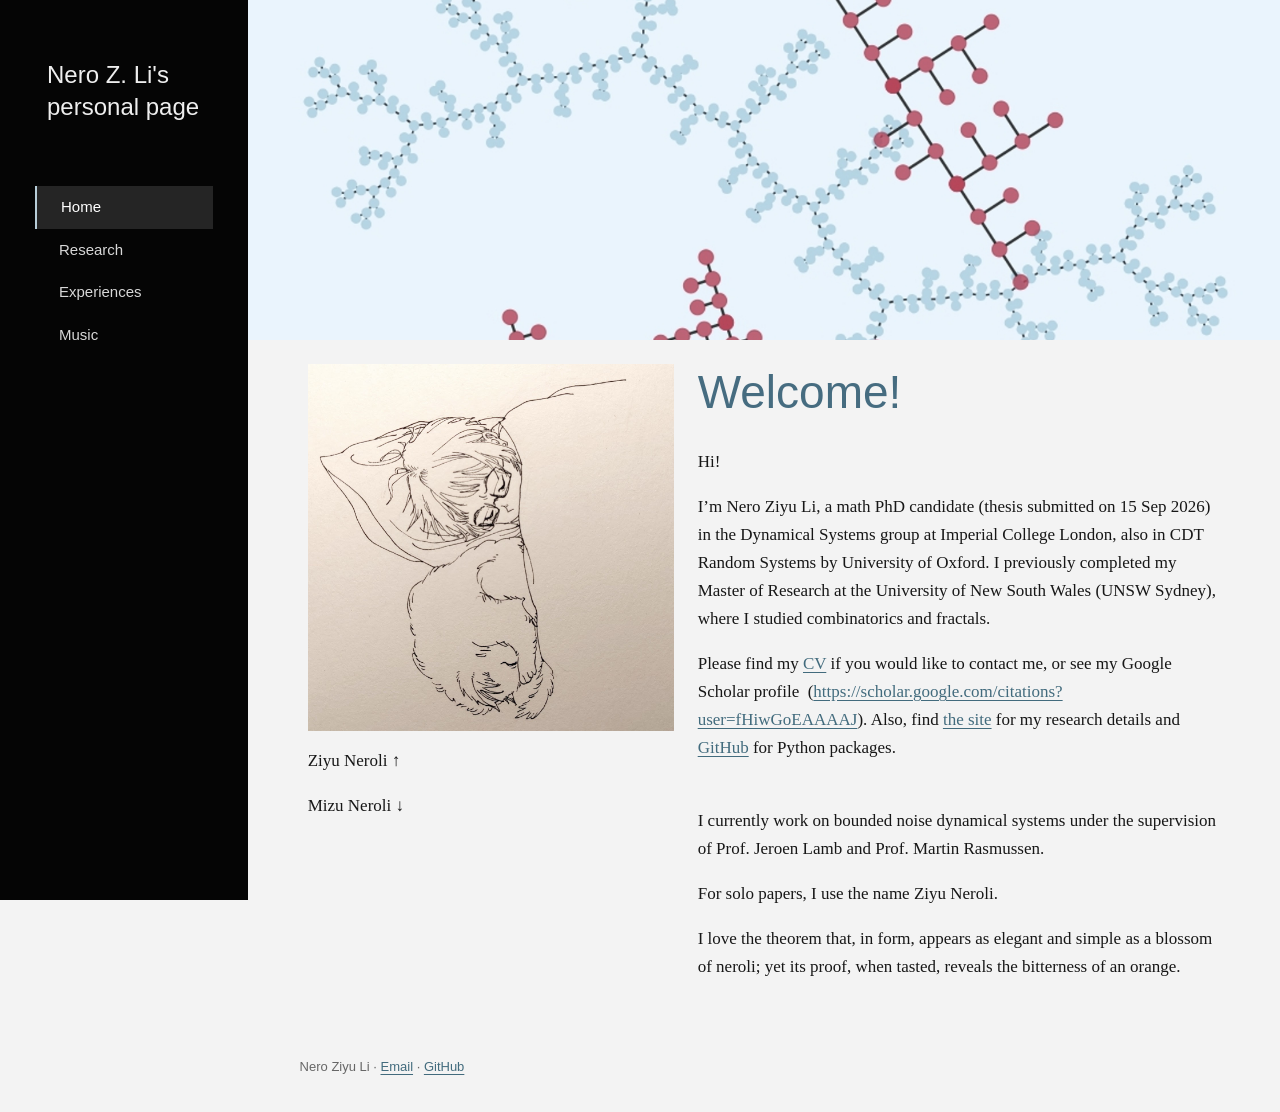
<file: index.html>
<!DOCTYPE html>

<html lang="en"><head><meta charset="utf-8"/><meta content="width=device-width,initial-scale=1" name="viewport"/><meta content="Nero Ziyu Li — mathematics, physics and machine learning. Research, publications and personal interests." name="description"/><title>Home — Nero Ziyu Li</title><link href="style.css?v=20261023-3" rel="stylesheet"/></head><body><a class="skip" href="#main">Skip to content</a><aside><a class="brand" href="index.html">Nero Z. Li's<br/>personal page</a><nav aria-label="Main navigation"><a aria-current="page" href="index.html">Home</a><a href="research.html">Research</a><a href="experiences.html">Experiences</a><a href="music.html">Music</a></nav></aside><main id="main"><div aria-label="Fractal graph artwork" class="hero" style="background-image:url(assets/0c6ff9c9512e60.jpg)"></div><section class="content columns-2" style="--columns:5fr 7fr"><div class="column"><img alt="" loading="eager" src="assets/73aac17e1d4722.jpg"/>
<p>Ziyu Neroli ↑</p><p>Mizu Neroli ↓</p></div><div class="column"><h1>Welcome!</h1>
<p>Hi!</p><p>I’m Nero Ziyu Li, a math PhD candidate (thesis submitted on 15 Sep 2026) in the Dynamical Systems group at Imperial College London, also in CDT Random Systems by University of Oxford. I previously completed my Master of Research at the University of New South Wales (UNSW Sydney), where I studied combinatorics and fractals. </p><p>Please find my <a href="documents/CV.pdf">CV</a> if you would like to contact me, or see my Google Scholar profile  (<a href="https://scholar.google.com/citations?user=fHiwGoEAAAAJ">https://scholar.google.com/citations?user=fHiwGoEAAAAJ</a>). Also, find <a href="research.html">the site</a> for my research details and <a href="https://github.com/Nero-17">GitHub</a> for Python packages. </p><br/><p>I currently work on bounded noise dynamical systems under the supervision of Prof. Jeroen Lamb and Prof. Martin Rasmussen.</p><p>For solo papers, I use the name Ziyu Neroli.</p><p>I love the theorem that, in form, appears as elegant and simple as a blossom of neroli; yet its proof, when tasted, reveals the bitterness of an orange.</p></div></section><footer>Nero Ziyu Li · <a href="mailto:ziyu.li21@imperial.ac.uk">Email</a> · <a href="https://github.com/Nero-17">GitHub</a></footer></main></body></html>
</file>
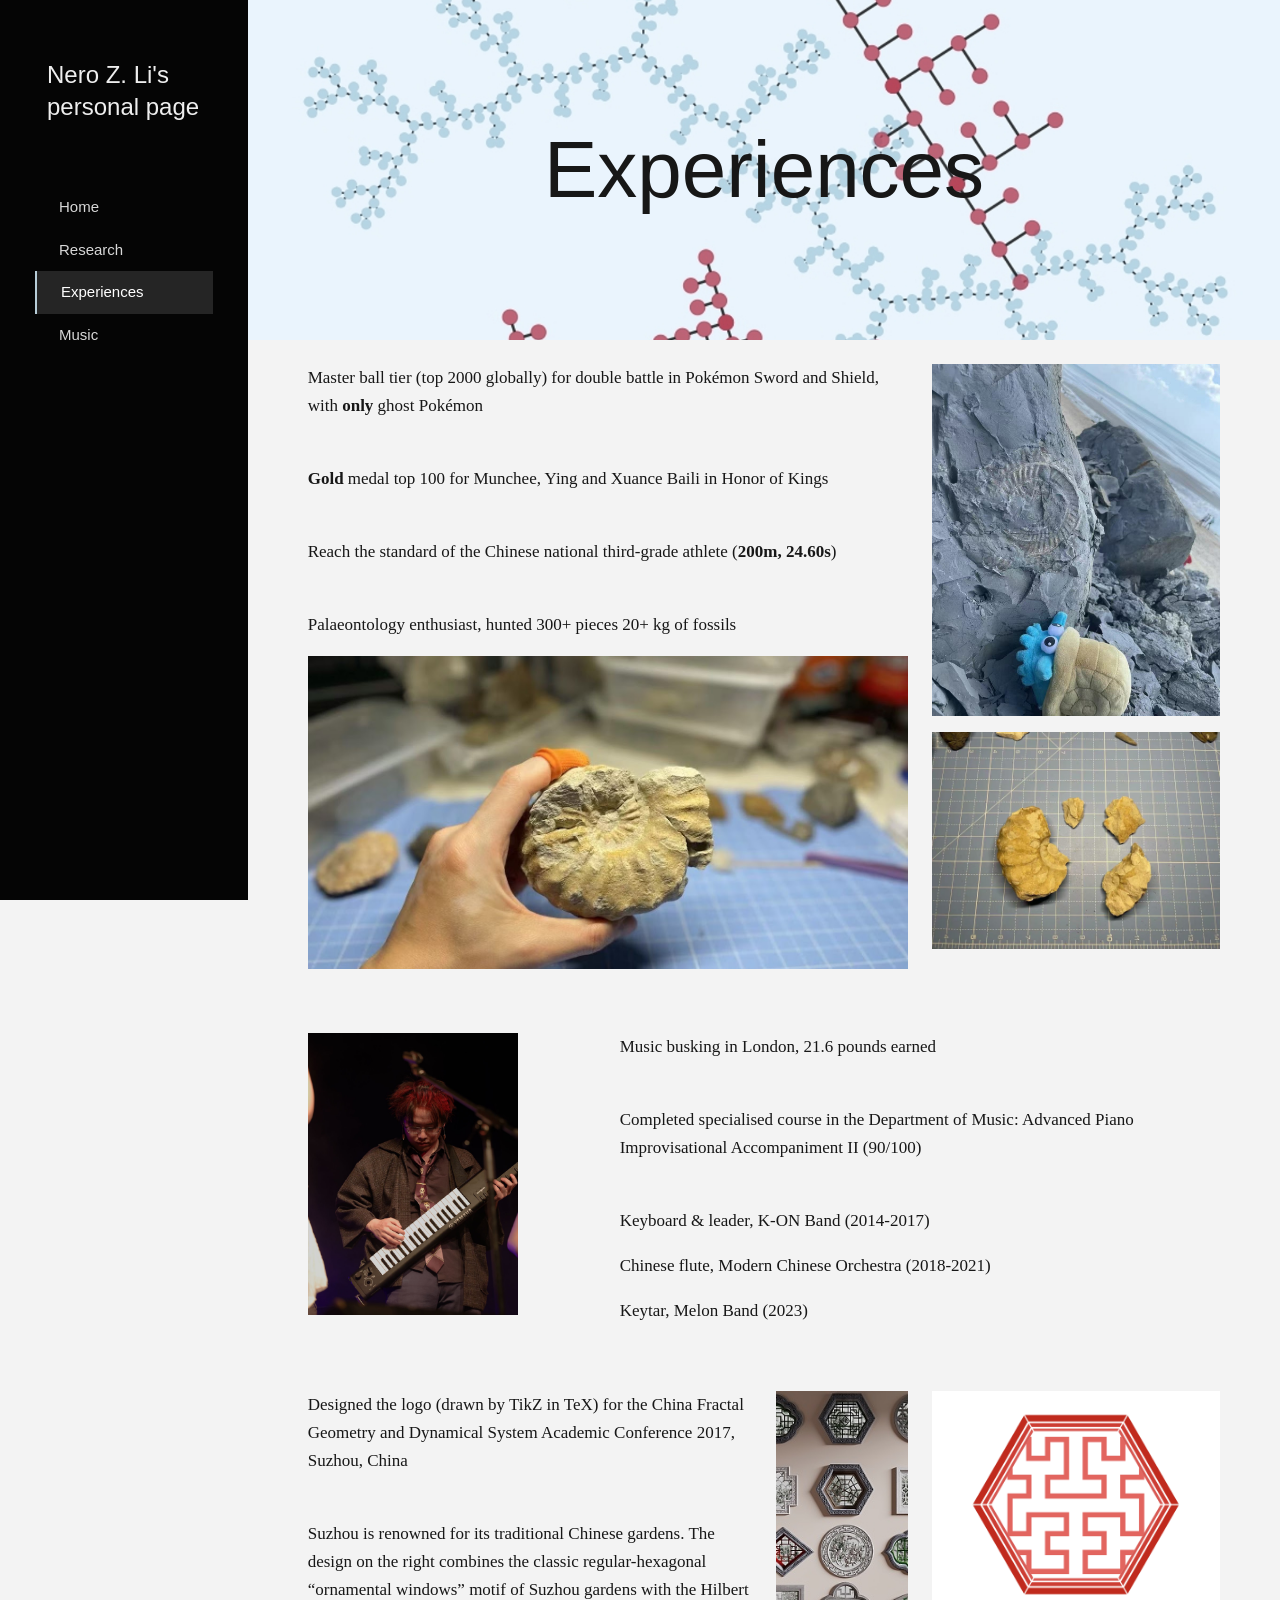
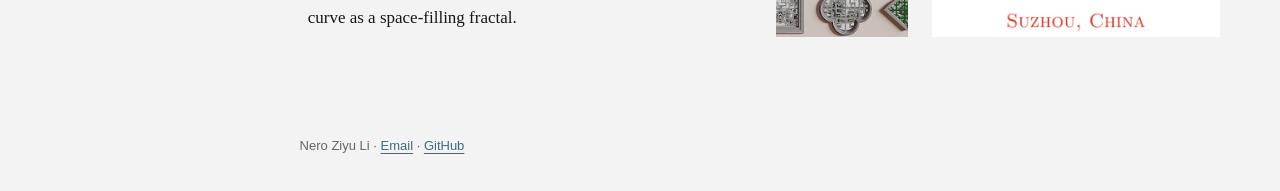
<file: experiences.html>
<!DOCTYPE html>

<html lang="en"><head><meta charset="utf-8"/><meta content="width=device-width,initial-scale=1" name="viewport"/><meta content="Nero Ziyu Li — mathematics, physics and machine learning. Research, publications and personal interests." name="description"/><title>Experiences — Nero Ziyu Li</title><link href="style.css?v=20261023-3" rel="stylesheet"/></head><body><a class="skip" href="#main">Skip to content</a><aside><a class="brand" href="index.html">Nero Z. Li's<br/>personal page</a><nav aria-label="Main navigation"><a href="index.html">Home</a><a href="research.html">Research</a><a aria-current="page" href="experiences.html">Experiences</a><a href="music.html">Music</a></nav></aside><main id="main"><div aria-label="Fractal graph artwork" class="hero" style="background-image:url(assets/0c6ff9c9512e60.jpg)"><h1>Experiences</h1></div><section class="content columns-2" style="--columns:8fr 4fr"><div class="column"><p>Master ball tier (top 2000 globally) for double battle in Pokémon Sword and Shield, with <strong>only </strong>ghost Pokémon</p><br/><p><strong>Gold </strong>medal top 100 for Munchee, Ying and Xuance Baili in Honor of Kings</p><br/><p>Reach the standard of the Chinese national third-grade athlete (<strong>200m, 24.60s</strong>)</p><br/><p>Palaeontology enthusiast, hunted 300+ pieces 20+ kg of fossils</p>
<img alt="" loading="eager" src="assets/18ab059b43b97c.jpg"/></div><div class="column"><img alt="" loading="eager" src="assets/41cfdb78b5eee2.jpg"/>
<img alt="" loading="eager" src="assets/71ba7a05bdb790.jpg"/></div></section><section class="content columns-2" style="--columns:3fr 1fr 8fr"><div class="column"><img alt="" loading="eager" src="assets/4867c6f347c968.jpg"/></div><div aria-hidden="true" class="column spacer"></div><div class="column"><p>Music busking in London, 21.6 pounds earned</p><br/><p>Completed specialised course in the Department of Music: Advanced Piano Improvisational Accompaniment II (90/100)</p><br/><p>Keyboard &amp; leader, K-ON Band (2014-2017)</p><p>Chinese flute, Modern Chinese Orchestra (2018-2021)</p><p>Keytar, Melon Band (2023)</p></div></section><section class="content columns-3" style="--columns:6fr 2fr 4fr"><div class="column"><p>Designed the logo (drawn by TikZ in TeX) for the China Fractal Geometry and Dynamical System Academic Conference 2017, Suzhou, China</p><br/><p>Suzhou is renowned for its traditional Chinese gardens. The design on the right combines the classic regular-hexagonal “ornamental windows” motif of Suzhou gardens with the Hilbert curve as a space-filling fractal.</p><br/></div><div class="column"><img alt="" loading="eager" src="assets/93b101fc1c940e.png"/></div><div class="column"><img alt="" loading="eager" src="assets/d0e236c99918fa.png"/></div></section><footer>Nero Ziyu Li · <a href="mailto:ziyu.li21@imperial.ac.uk">Email</a> · <a href="https://github.com/Nero-17">GitHub</a></footer></main></body></html>
</file>
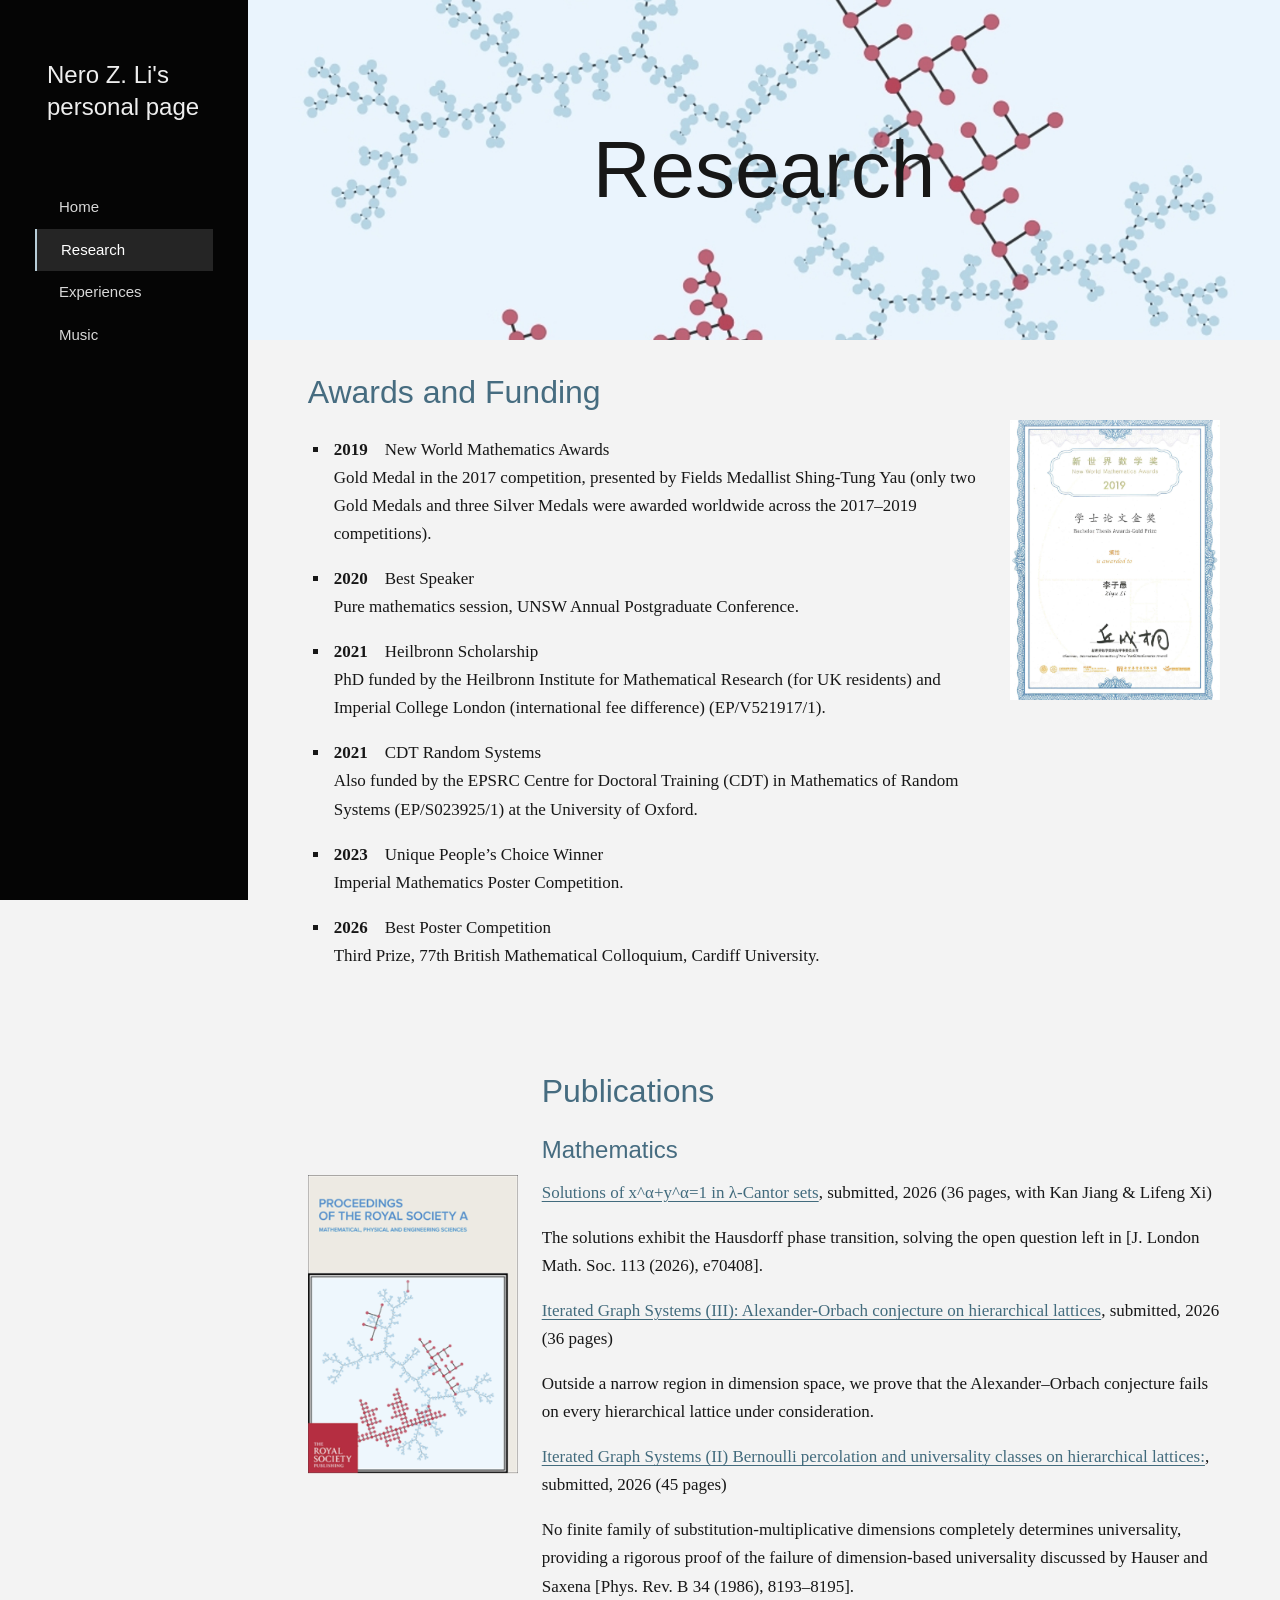
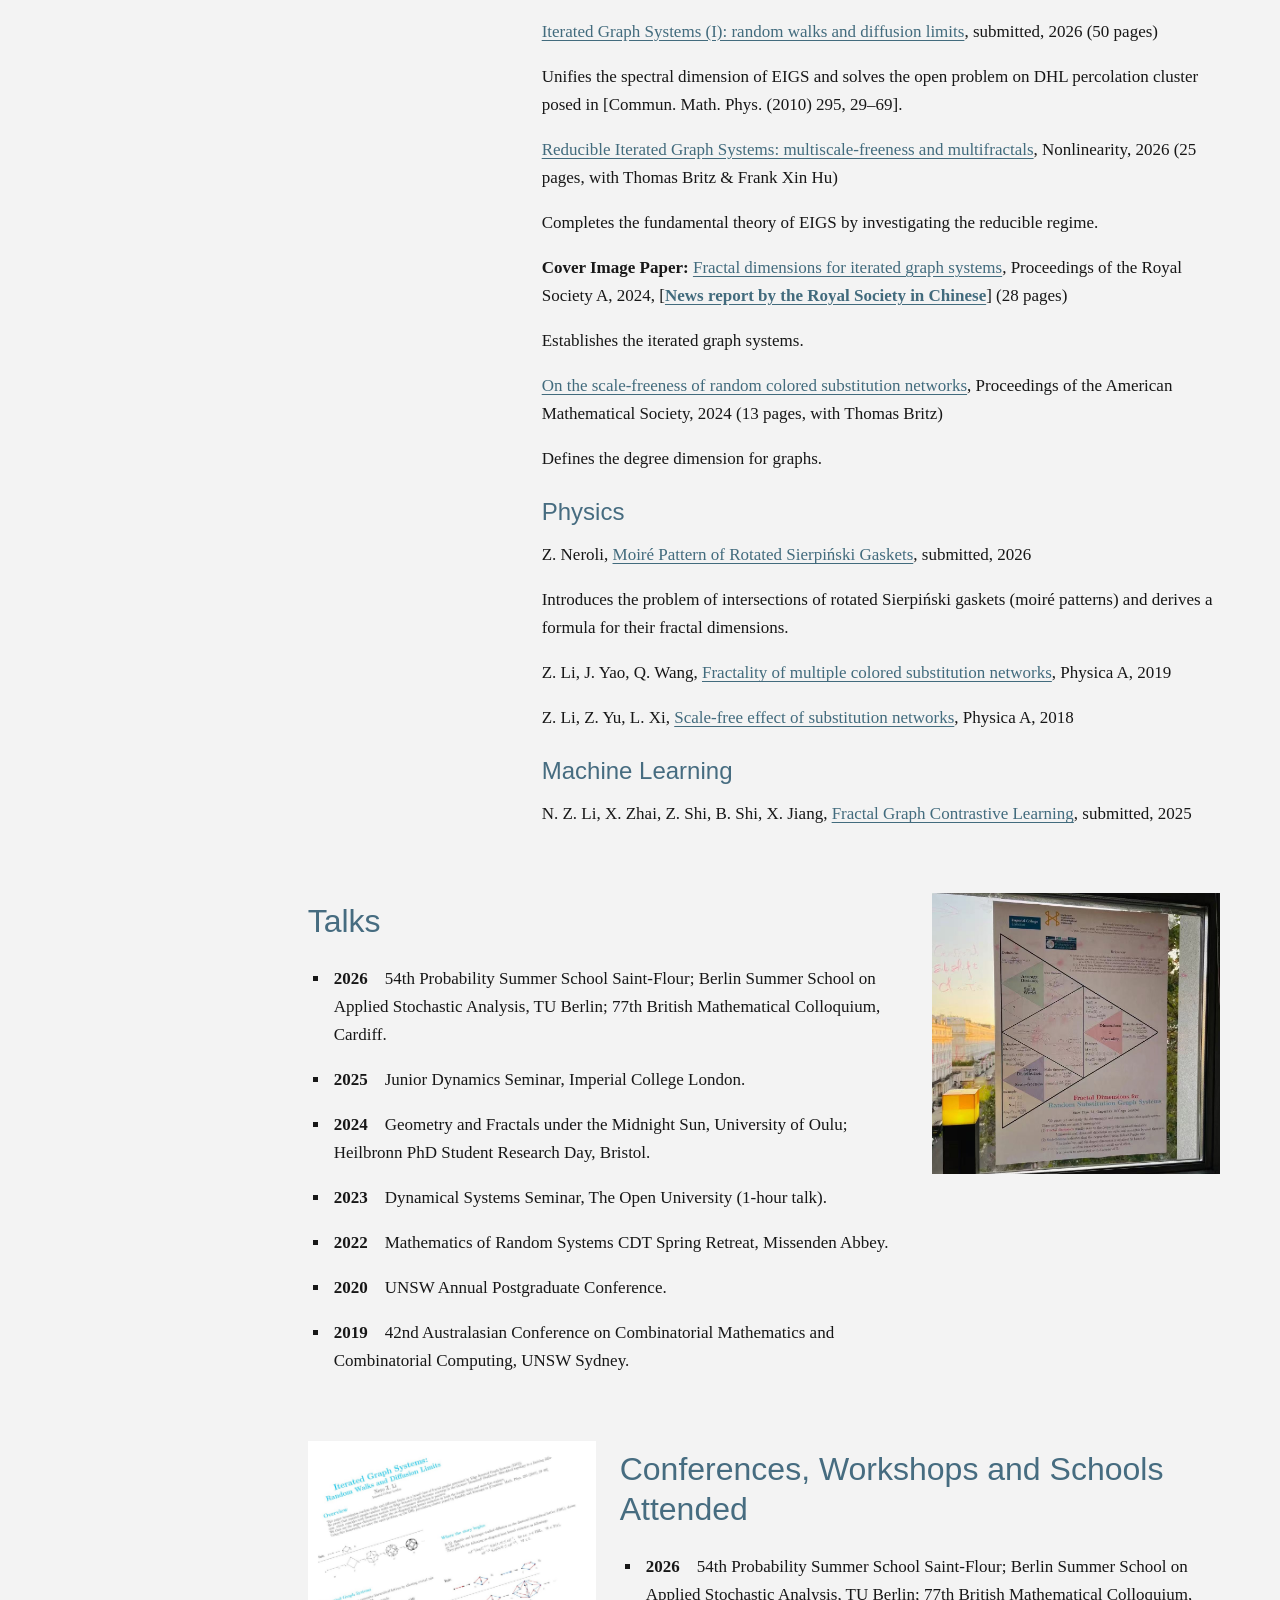
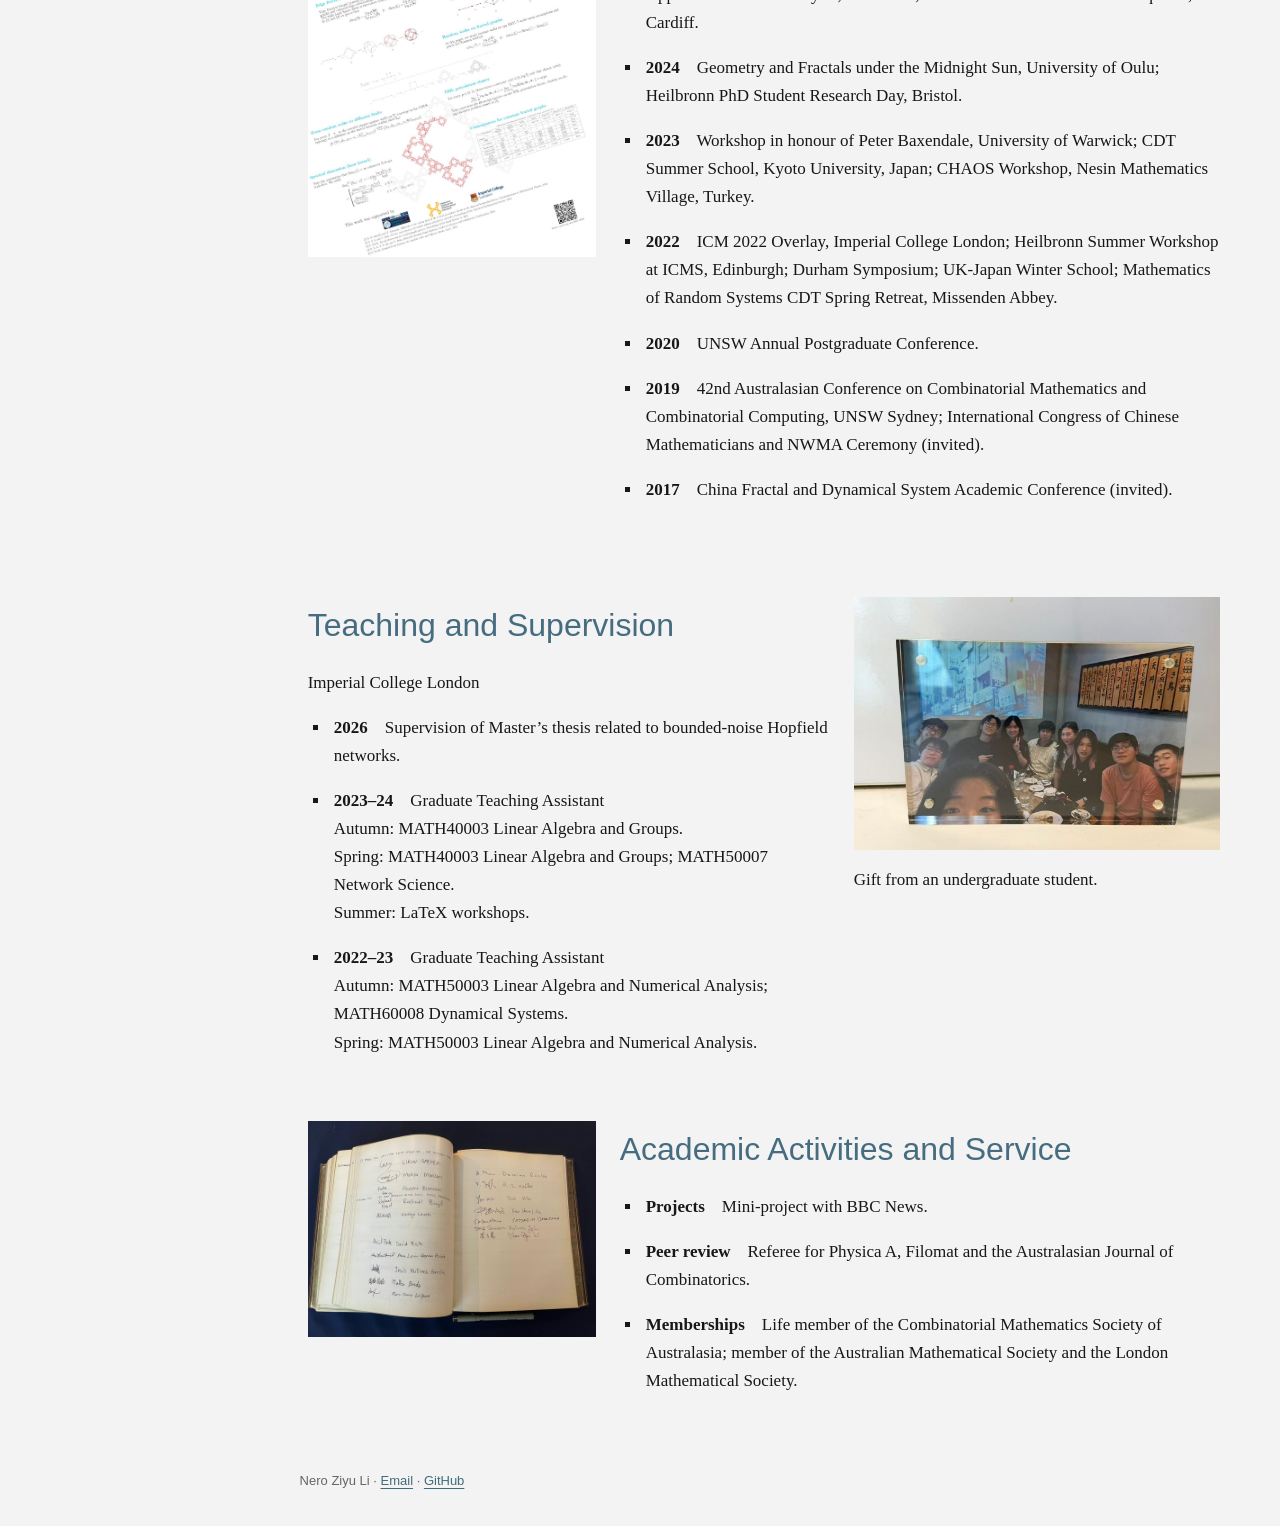
<file: research.html>
<!DOCTYPE html>

<html lang="en"><head><meta charset="utf-8"/><meta content="width=device-width,initial-scale=1" name="viewport"/><meta content="Nero Ziyu Li — mathematics, physics and machine learning. Research, publications and personal interests." name="description"/><title>Research — Nero Ziyu Li</title><link href="style.css?v=20261023-3" rel="stylesheet"/></head><body><a class="skip" href="#main">Skip to content</a><aside><a class="brand" href="index.html">Nero Z. Li's<br/>personal page</a><nav aria-label="Main navigation"><a href="index.html">Home</a><a aria-current="page" href="research.html">Research</a><a href="experiences.html">Experiences</a><a href="music.html">Music</a></nav></aside><main id="main"><div aria-label="Fractal graph artwork" class="hero" style="background-image:url(assets/0c6ff9c9512e60.jpg)"><h1>Research</h1></div><section class="content columns-2" style="--columns:9fr 3fr"><div class="column"><h2>Awards and Funding</h2><ul><li><p><strong>2019</strong>    New World Mathematics Awards<br/>Gold Medal in the 2017 competition, presented by Fields Medallist Shing-Tung Yau (only two Gold Medals and three Silver Medals were awarded worldwide across the 2017–2019 competitions).</p></li><li><p><strong>2020</strong>    Best Speaker<br/>Pure mathematics session, UNSW Annual Postgraduate Conference.</p></li><li><p><strong>2021</strong>    Heilbronn Scholarship<br/>PhD funded by the Heilbronn Institute for Mathematical Research (for UK residents) and Imperial College London (international fee difference) (EP/V521917/1).</p></li><li><p><strong>2021</strong>    CDT Random Systems<br/>Also funded by the EPSRC Centre for Doctoral Training (CDT) in Mathematics of Random Systems (EP/S023925/1) at the University of Oxford.</p></li><li><p><strong>2023</strong>    Unique People’s Choice Winner <br/>Imperial Mathematics Poster Competition.</p></li><li><p><strong>2026</strong>    Best Poster Competition<br/>Third Prize, 77th British Mathematical Colloquium, Cardiff University.</p></li></ul><br/></div><div class="column"><br/><br/>
<img alt="" loading="eager" src="assets/a7f2889d893893.png" style="--image-width:267px;width:100%;max-width:min(100%,267px);height:auto"/></div></section><section class="content columns-2" style="--columns:3fr 9fr"><div class="column"><br/><br/><br/><br/>
<img alt="" loading="eager" src="assets/92f4855be5352a.png" style="--image-width:267px;width:100%;max-width:min(100%,267px);height:auto"/></div><div class="column"><h2>Publications</h2><h3>Mathematics</h3><p><a href="https://arxiv.org/abs/2610.29793">Solutions of x^α+y^α=1 in λ-Cantor sets</a>, submitted, 2026 (36 pages, with Kan Jiang &amp; Lifeng Xi)</p><p>The solutions exhibit the Hausdorff phase transition, solving the open question left in [J. London Math. Soc. 113 (2026), e70408].</p><p><a href="https://arxiv.org/abs/2610.16875">Iterated Graph Systems (III): Alexander-Orbach conjecture on hierarchical lattices</a>, submitted, 2026 (36 pages)</p><p>Outside a narrow region in dimension space, we prove that the Alexander–Orbach conjecture fails on every hierarchical lattice under consideration. </p><p><a href="https://arxiv.org/abs/2610.10469">Iterated Graph Systems (II) Bernoulli percolation and universality classes on hierarchical lattices:</a>, submitted, 2026 (45 pages)</p><p>No finite family of substitution-multiplicative dimensions completely determines universality, providing a rigorous proof of the failure of dimension-based universality discussed by Hauser and Saxena [Phys. Rev. B 34 (1986), 8193–8195].</p><p><a href="https://arxiv.org/abs/2603.13798">Iterated Graph Systems (I): random walks and diffusion limits</a>, submitted, 2026 (50 pages)</p><p>Unifies the spectral dimension of EIGS and solves the open problem on DHL percolation cluster posed in [Commun. Math. Phys. (2010) 295, 29–69].</p><p><a href="https://doi.org/10.1088/1361-6544/ae58e5">Reducible Iterated Graph Systems: multiscale-freeness and multifractals</a>, Nonlinearity, 2026 (25 pages, with Thomas Britz &amp; Frank Xin Hu)</p><p>Completes the fundamental theory of EIGS by investigating the reducible regime.</p><p><strong>Cover Image Paper: </strong><a href="https://doi.org/10.1098/rspa.2024.0406">Fractal dimensions for iterated graph systems</a>, Proceedings of the Royal Society A, 2024, [<a href="https://mp.weixin.qq.com/s/_AHd3pJ1UhG6WfyKoQmQkw"><strong>News report by the Royal Society in Chinese</strong></a>] (28 pages)</p><p>Establishes the iterated graph systems. </p><p><a href="https://doi.org/10.1090/proc/16604">On the scale-freeness of random colored substitution networks</a>, Proceedings of the American Mathematical Society, 2024 (13 pages, with Thomas Britz)</p><p>Defines the degree dimension for graphs.</p><h3>Physics</h3><p>Z. Neroli, <a href="https://arxiv.org/abs/2609.30235">Moiré Pattern of Rotated Sierpiński Gaskets</a>, submitted, 2026</p><p>  Introduces the problem of intersections of rotated Sierpiński gaskets (moiré patterns) and derives a formula for their fractal dimensions. </p><p>Z. Li, J. Yao, Q. Wang, <a href="https://doi.org/10.1016/j.physa.2019.03.079">Fractality of multiple colored substitution networks</a>, Physica A, 2019</p><p>Z. Li, Z. Yu, L. Xi, <a href="https://doi.org/10.1016/j.physa.2017.11.072">Scale-free effect of substitution networks</a>, Physica A, 2018</p><h3>Machine Learning</h3><p>N. Z. Li, X. Zhai, Z. Shi, B. Shi, X. Jiang, <a href="https://arxiv.org/abs/2505.11356">Fractal Graph Contrastive Learning</a>, submitted, 2025</p></div></section><section class="content columns-2" style="--columns:8fr 4fr"><div class="column"><h2>Talks</h2><ul><li><p><strong>2026</strong>    54th Probability Summer School Saint-Flour; Berlin Summer School on Applied Stochastic Analysis, TU Berlin; 77th British Mathematical Colloquium, Cardiff.</p></li><li><p><strong>2025</strong>    Junior Dynamics Seminar, Imperial College London.</p></li><li><p><strong>2024</strong>    Geometry and Fractals under the Midnight Sun, University of Oulu; Heilbronn PhD Student Research Day, Bristol.</p></li><li><p><strong>2023</strong>    Dynamical Systems Seminar, The Open University (1-hour talk).</p></li><li><p><strong>2022</strong>    Mathematics of Random Systems CDT Spring Retreat, Missenden Abbey.</p></li><li><p><strong>2020</strong>    UNSW Annual Postgraduate Conference.</p></li><li><p><strong>2019</strong>    42nd Australasian Conference on Combinatorial Mathematics and Combinatorial Computing, UNSW Sydney.</p></li></ul></div><div class="column">
<img alt="" loading="eager" src="assets/e79b8979e2b112.jpg" style="--image-width:366px;width:100%;max-width:min(100%,366px);height:auto"/></div></section><section class="content columns-2" style="--columns:4fr 8fr"><div class="column"><img alt="" loading="eager" src="assets/ad3bc3c0a3a211.jpg" style="--image-width:366px;width:100%;max-width:min(100%,366px);height:auto"/></div><div class="column"><h2>Conferences, Workshops and Schools Attended</h2><ul><li><p><strong>2026</strong>    54th Probability Summer School Saint-Flour; Berlin Summer School on Applied Stochastic Analysis, TU Berlin; 77th British Mathematical Colloquium, Cardiff.</p></li><li><p><strong>2024</strong>    Geometry and Fractals under the Midnight Sun, University of Oulu; Heilbronn PhD Student Research Day, Bristol.</p></li><li><p><strong>2023</strong>    Workshop in honour of Peter Baxendale, University of Warwick; CDT Summer School, Kyoto University, Japan; CHAOS Workshop, Nesin Mathematics Village, Turkey.</p></li><li><p><strong>2022</strong>    ICM 2022 Overlay, Imperial College London; Heilbronn Summer Workshop at ICMS, Edinburgh; Durham Symposium; UK-Japan Winter School; Mathematics of Random Systems CDT Spring Retreat, Missenden Abbey.</p></li><li><p><strong>2020</strong>    UNSW Annual Postgraduate Conference.</p></li><li><p><strong>2019</strong>    42nd Australasian Conference on Combinatorial Mathematics and Combinatorial Computing, UNSW Sydney; International Congress of Chinese Mathematicians and NWMA Ceremony (invited).</p></li><li><p><strong>2017</strong>    China Fractal and Dynamical System Academic Conference (invited).</p></li></ul><br/></div></section><section class="content columns-2" style="--columns:7fr 5fr"><div class="column"><h2>Teaching and Supervision</h2><p>Imperial College London</p><ul><li><p><strong>2026</strong>    Supervision of Master’s thesis related to bounded-noise Hopfield networks.</p></li><li><p><strong>2023–24</strong>    Graduate Teaching Assistant<br/>Autumn: MATH40003 Linear Algebra and Groups.<br/>Spring: MATH40003 Linear Algebra and Groups; MATH50007 Network Science.<br/>Summer: LaTeX workshops.</p></li><li><p><strong>2022–23</strong>    Graduate Teaching Assistant<br/>Autumn: MATH50003 Linear Algebra and Numerical Analysis; MATH60008 Dynamical Systems.<br/>Spring: MATH50003 Linear Algebra and Numerical Analysis.</p></li></ul></div><div class="column"><img alt="" loading="eager" src="assets/77befad7d0a110.jpg" style="--image-width:464px;width:100%;max-width:min(100%,464px);height:auto"/>
<p>Gift from an undergraduate student.</p></div></section><section class="content columns-2" style="--columns:4fr 8fr"><div class="column"><img alt="" loading="eager" src="assets/85ab7e828ef264.jpg" style="--image-width:366px;width:100%;max-width:min(100%,366px);height:auto"/></div><div class="column"><h2>Academic Activities and Service</h2><ul><li><p><strong>Projects</strong>    Mini-project with BBC News.</p></li><li><p><strong>Peer review</strong>    Referee for Physica A, Filomat and the Australasian Journal of Combinatorics.</p></li><li><p><strong>Memberships</strong>    Life member of the Combinatorial Mathematics Society of Australasia; member of the Australian Mathematical Society and the London Mathematical Society.</p></li></ul></div></section><footer>Nero Ziyu Li · <a href="mailto:ziyu.li21@imperial.ac.uk">Email</a> · <a href="https://github.com/Nero-17">GitHub</a></footer></main></body></html>
</file>
<file: style.css>
*{box-sizing:border-box}html{scroll-behavior:smooth}body{margin:0;color:#171717;background:#f3f3f3;font:17px/1.65 Georgia,'Times New Roman',serif}aside{position:fixed;inset:0 auto 0 0;width:248px;background:#050505;color:#eee;padding:55px 35px;z-index:10;font-family:'Segoe UI',Arial,sans-serif}.brand{display:block;color:#eee;font-size:25px;font-weight:300;line-height:1.35;letter-spacing:.5px;text-decoration:none;margin:4px 12px 62px}nav a{display:block;color:#d8d8d8;text-decoration:none;padding:9px 24px;font-size:15px}nav a[aria-current]{color:white;background:#252525;border-left:2px solid #b7cdd8}nav a:hover{background:#242424}main{margin-left:248px;min-height:100vh}.hero{height:340px;background-size:cover;background-position:center}.content{padding:28px max(5%,32px);display:grid;gap:32px;max-width:1500px;margin:auto}.columns-1{grid-template-columns:1fr}.columns-2{grid-template-columns: minmax(0,1fr) minmax(0,1.5fr)}.columns-3{grid-template-columns:repeat(3,minmax(0,1fr))}.column{min-width:0}h1,h2,h3,h4{font-family:'Segoe UI',Arial,sans-serif;font-weight:300;color:#466c80;line-height:1.25}h1{font-size:46px;margin:0 0 26px}h2{font-size:32px;margin:8px 0 24px}h3{font-size:24px;margin:24px 0 14px}p{margin:0 0 17px}a{color:#426b7d;text-underline-offset:3px}a:hover{color:#7e3152}img{max-width:100%;height:auto;display:block;margin:0 auto 16px}li{padding-left:4px;margin:0 0 14px}ul{padding-left:22px;list-style-type:square}footer{padding:35px 5%;font:13px/1.5 'Segoe UI',Arial,sans-serif;color:#666}.skip{position:fixed;top:-80px;left:260px;background:white;padding:10px;z-index:30}.skip:focus{top:10px}a:focus-visible{outline:3px solid #a67430;outline-offset:3px}@media(min-width:1500px){main{max-width:1550px}.content{padding:40px 7%}}@media(max-width:800px){aside{position:static;width:100%;padding:22px}.brand{font-size:23px;margin:0 0 16px}.brand br{display:none}nav{display:flex;flex-wrap:wrap;gap:4px}nav a{padding:8px 12px}main{margin-left:0}.hero{height:220px}.content{padding:25px 22px;gap:20px}.columns-2,.columns-3{grid-template-columns:1fr}h1{font-size:36px}h2{font-size:28px}.column img{max-height:650px;object-fit:contain}body{font-size:16px}.skip{left:10px}a{overflow-wrap:anywhere}}@media(prefers-reduced-motion:reduce){html{scroll-behavior:auto}}

/* Match the original Google Sites section-specific 12-column layout. */
.content{gap:0;padding:24px 4.7%;max-width:1500px}
.column{padding:0 12px}.column img{width:100%;height:auto}
.hero{display:flex;align-items:center;justify-content:center}
.hero h1{color:#171717;font-size:80px;text-align:center;margin:0;font-weight:300}
.brand{margin-left:12px;margin-right:0;font-size:24px;letter-spacing:0}
@media(max-width:800px){.content{grid-template-columns:1fr;padding:24px 18px;gap:20px}.spacer{display:none}.column{padding:0}.column img{width:auto;max-width:100%;max-height:440px}.hero h1{font-size:44px}}

/* Preserve multi-column layout even when a cached page lacks --columns. */
.columns-1{grid-template-columns:var(--columns,1fr)}
.columns-2{grid-template-columns:var(--columns,minmax(0,1fr) minmax(0,1.5fr))}
.columns-3{grid-template-columns:var(--columns,repeat(3,minmax(0,1fr)))}
.column img{max-width:min(100%,var(--image-width,100%));object-fit:contain}
@media(max-width:800px){.content{grid-template-columns:1fr}}

/* Google Sites uses a 1280px row, 48px outer gutters and 2.5% column gutters. */
@media(min-width:801px){main{max-width:none}.content{max-width:1280px;padding:24px 48px;container-type:inline-size}.column{padding:0 1.25cqw}}
</file>
